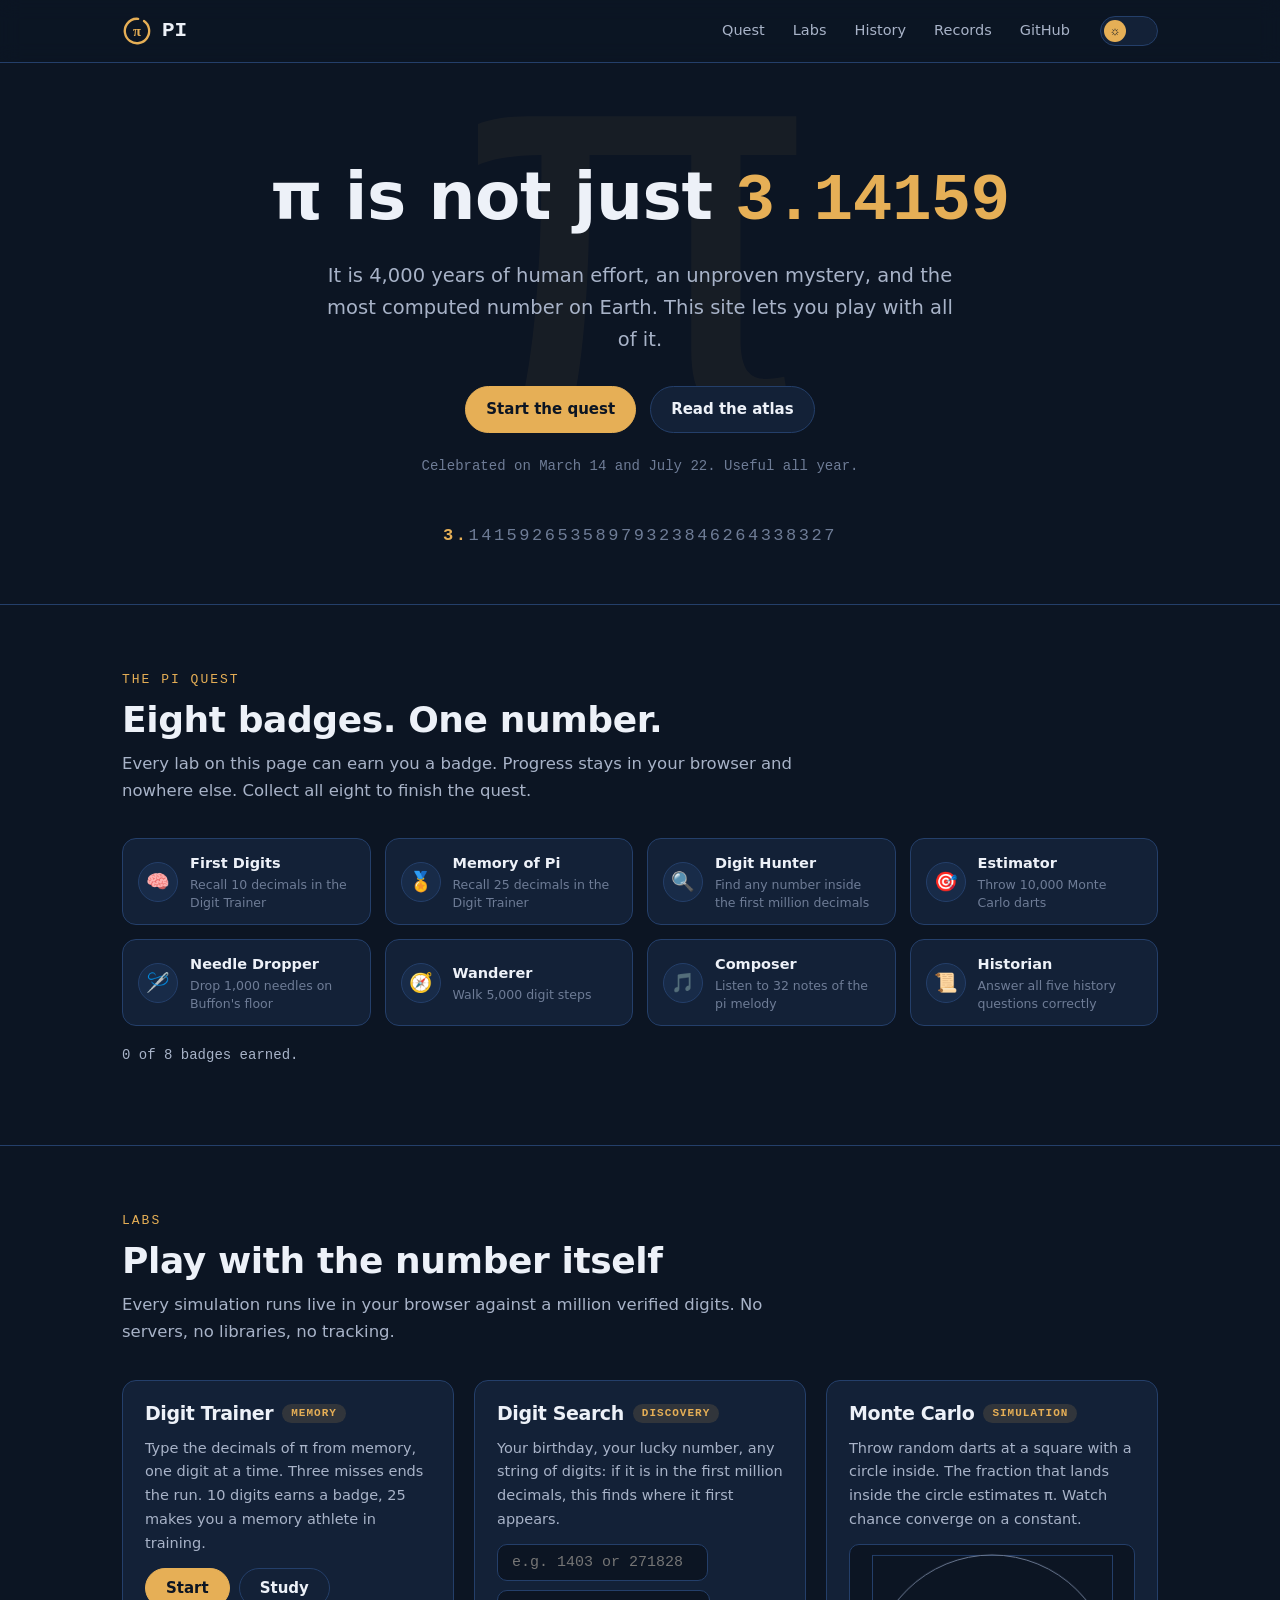
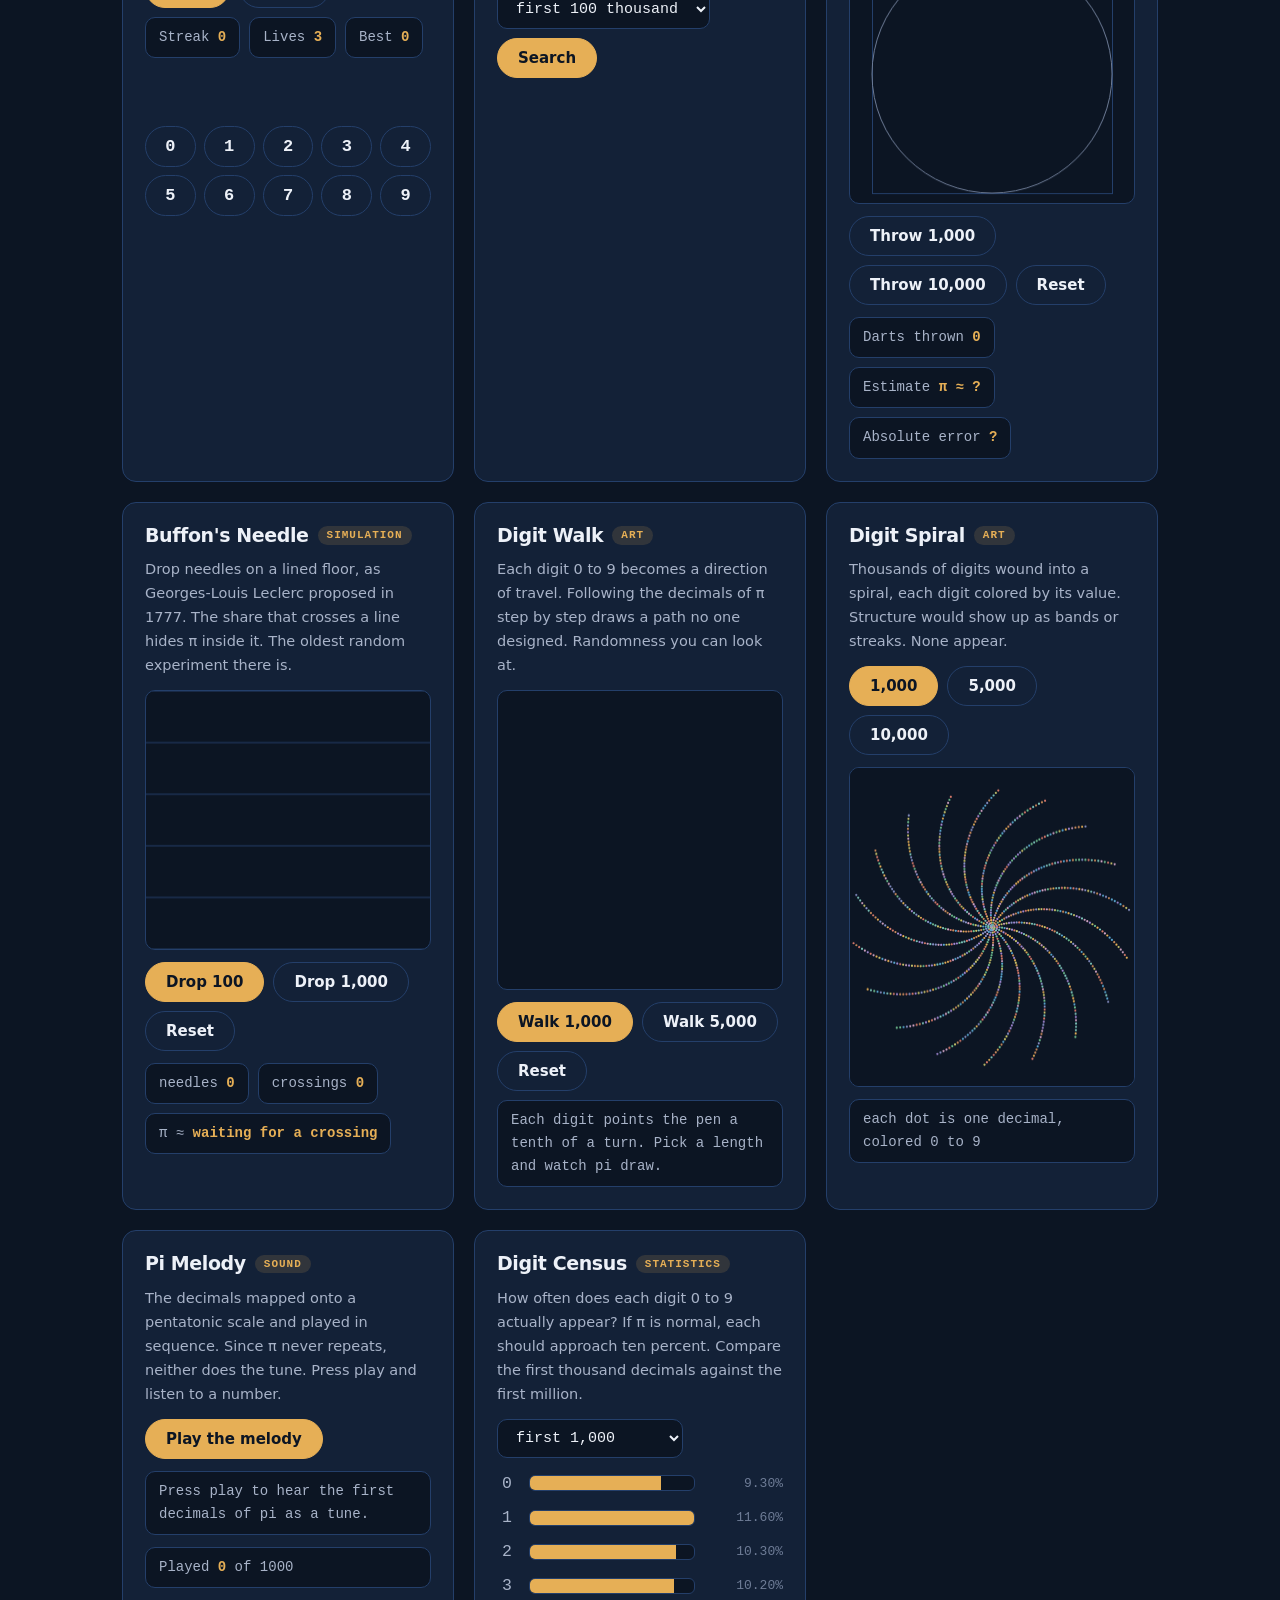
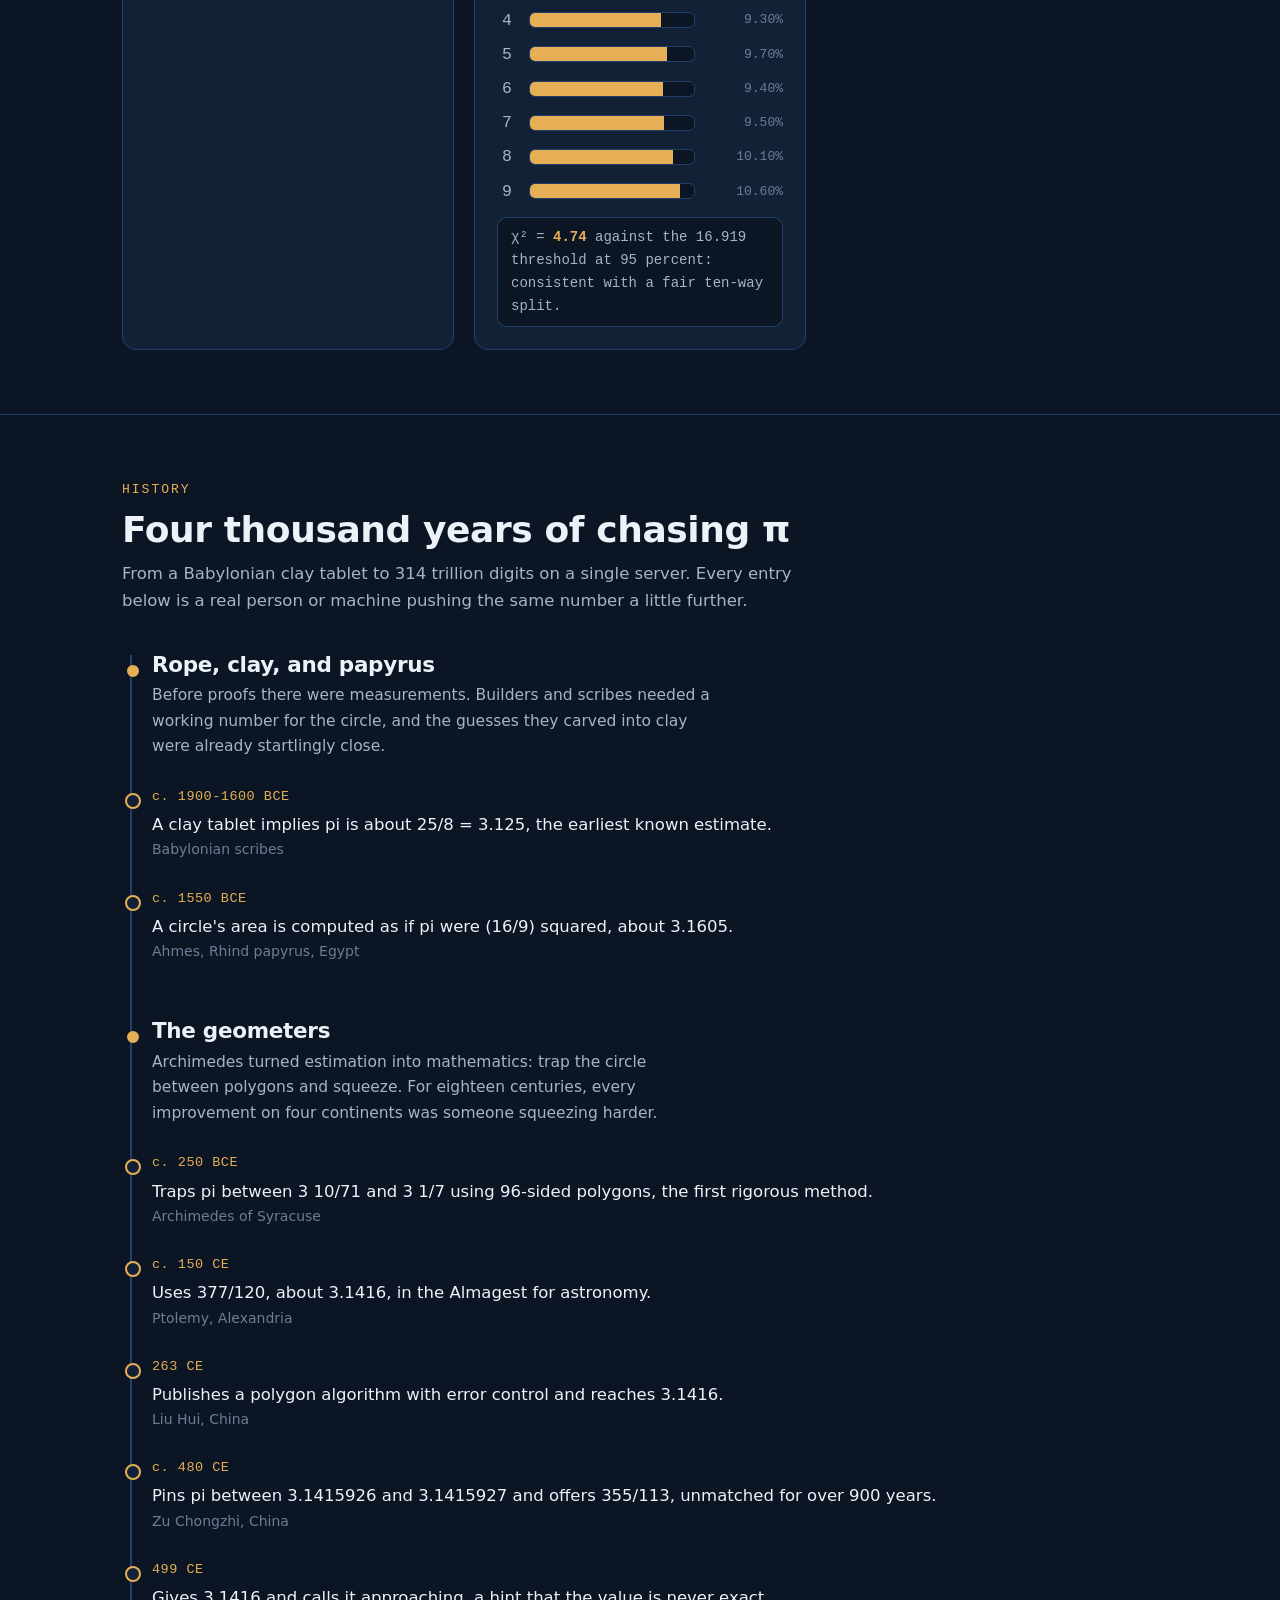
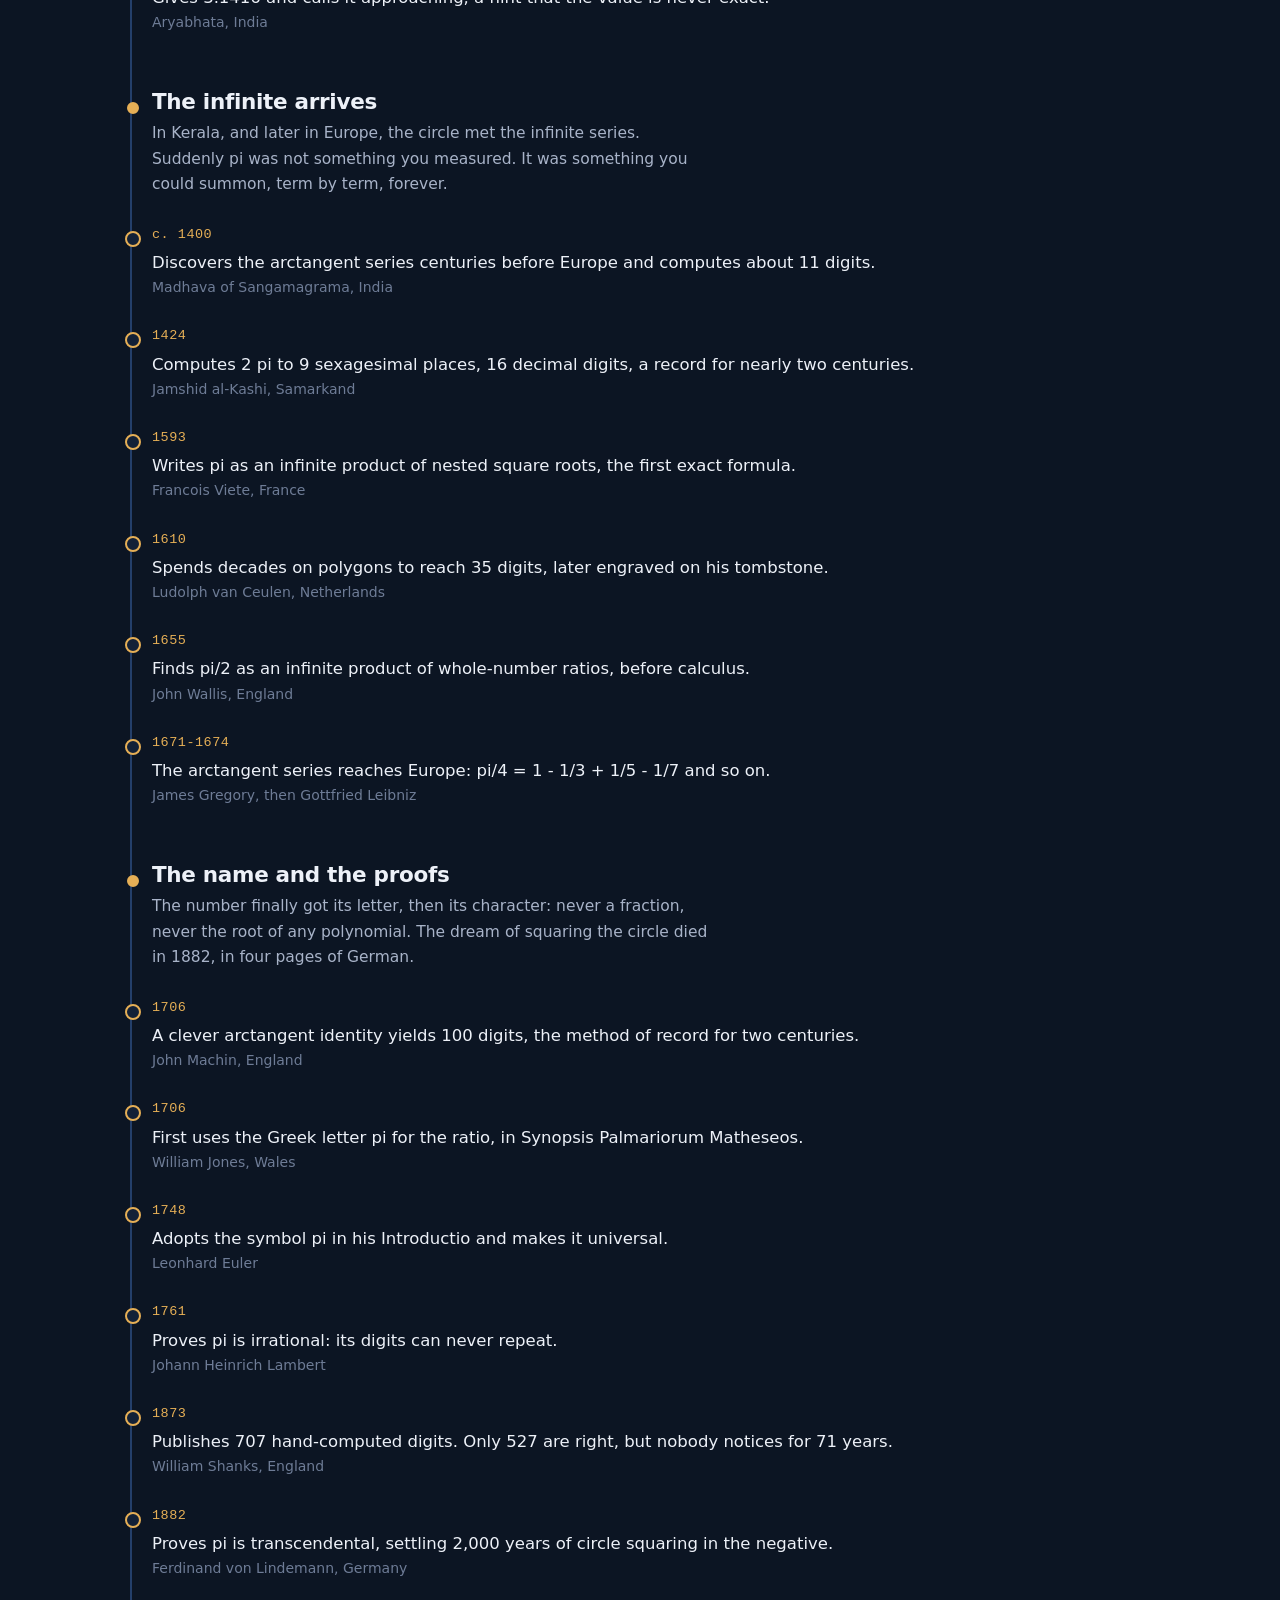
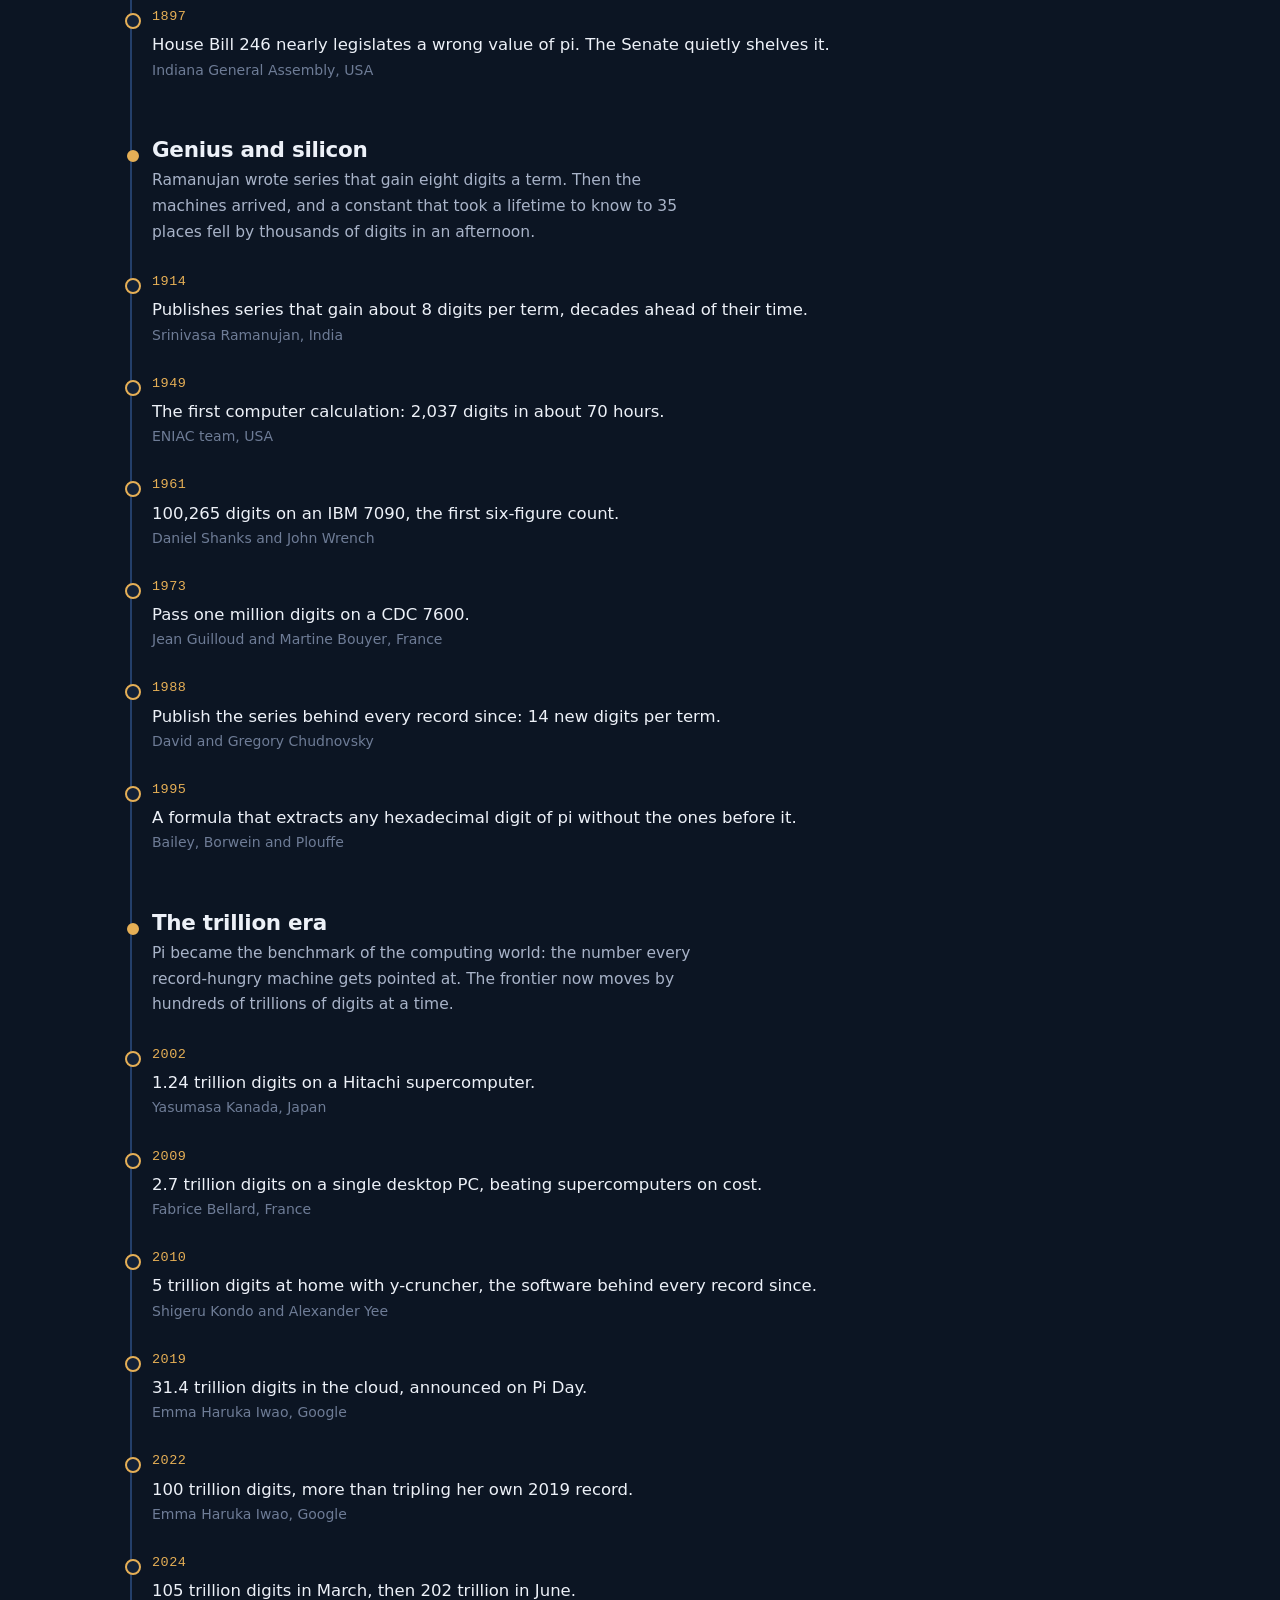
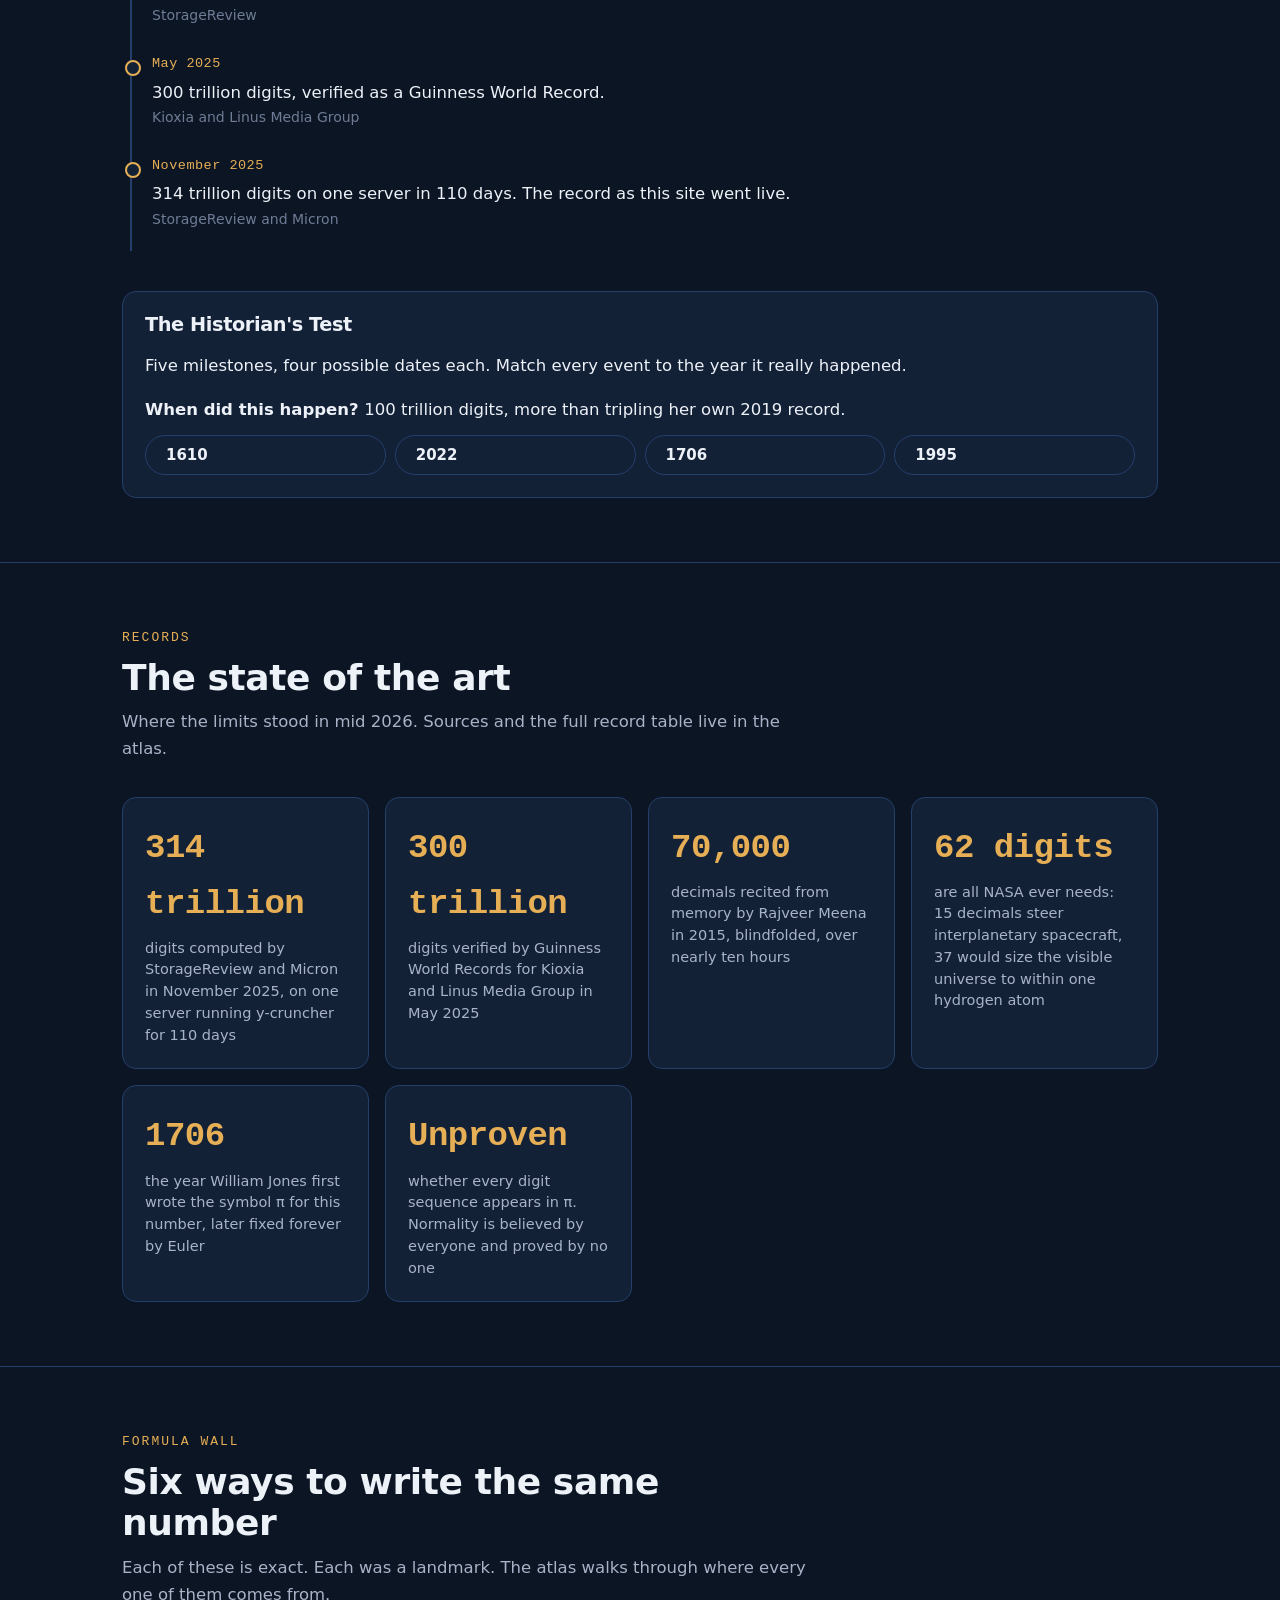
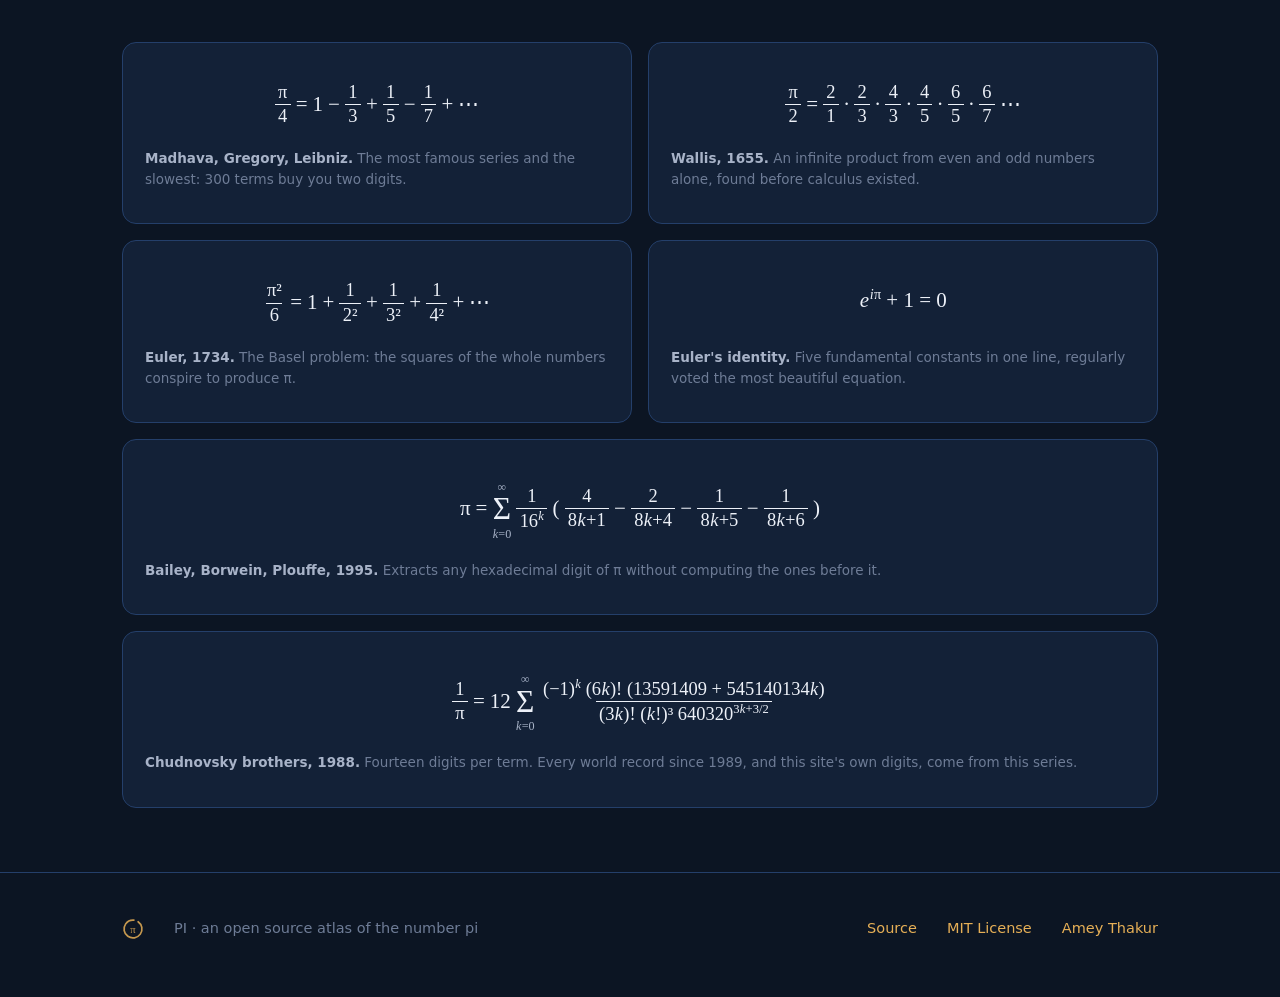
<file: docs/index.html>
<!DOCTYPE html>
<html lang="en" data-theme="dark">
<head>
<!--
  Name: index.html
  Purpose: The complete PI experience on one page.
  Description: Hero, quest badges, eight interactive labs, the history
    timeline with a quiz, record tiles, and a formula wall. Every script is
    local and every byte is served from this folder: the page works from a
    file system, an airplane, or GitHub Pages exactly the same way.
  Tech Stack: Plain HTML, CSS, and JavaScript, no build step
  License: MIT
  Author: Amey Thakur (https://github.com/Amey-Thakur)
  Date: 2026-07-18
-->
<meta charset="UTF-8">
<meta name="viewport" content="width=device-width, initial-scale=1.0">
<title>PI · everything about the number pi</title>
<meta name="description" content="Learn pi by playing with it: memorize digits, find your birthday in a million decimals, throw Monte Carlo darts, drop Buffon needles, hear pi as music, and walk 4,000 years of history. Verified digits, working algorithms in three languages, and a written atlas. Free and open source.">
<meta name="keywords" content="pi, 3.14159, digits of pi, pi day, compute pi, chudnovsky, monte carlo pi, buffon needle, memorize pi, pi history, pi algorithms">
<meta property="og:title" content="PI · everything about the number pi">
<meta property="og:description" content="A gamified home for the most famous number in mathematics: digit games, simulations, music, history, and verified data.">
<meta property="og:type" content="website">
<meta property="og:url" content="https://amey-thakur.github.io/PI/">
<meta property="og:image" content="https://amey-thakur.github.io/PI/social-preview.png">
<meta name="twitter:card" content="summary_large_image">
<meta name="twitter:image" content="https://amey-thakur.github.io/PI/social-preview.png">
<meta property="og:site_name" content="PI">
<meta name="theme-color" content="#0c1523" media="(prefers-color-scheme: dark)">
<meta name="theme-color" content="#faf6ef" media="(prefers-color-scheme: light)">
<link rel="canonical" href="https://amey-thakur.github.io/PI/">
<link rel="icon" type="image/svg+xml" href="favicon.svg">
<link rel="stylesheet" href="style.css">
<script>
  /* Applies the stored theme before first paint, so the page never flashes. */
  try {
    var stored = localStorage.getItem("pi-theme");
    if (stored === "light" || stored === "dark") document.documentElement.setAttribute("data-theme", stored);
  } catch (_) {}
</script>
<script type="application/ld+json">
{
  "@context": "https://schema.org",
  "@type": "WebSite",
  "name": "PI",
  "url": "https://amey-thakur.github.io/PI/",
  "description": "An interactive, open source home for the number pi: digit games, simulations, algorithms, history, and verified datasets.",
  "author": { "@type": "Person", "name": "Amey Thakur", "url": "https://github.com/Amey-Thakur" }
}
</script>
</head>
<body>

<header class="site-head">
  <div class="wrap">
    <a class="brand" href="#top">
      <svg class="logo" viewBox="0 0 64 64" width="30" height="30" aria-hidden="true">
        <!-- The ring never closes: the digits never end. -->
        <circle cx="32" cy="32" r="26" fill="none" stroke="currentColor" stroke-width="5"
                stroke-linecap="round" stroke-dasharray="149 999" transform="rotate(-55 32 32)"/>
        <text x="32" y="43" text-anchor="middle" font-family="Georgia, serif"
              font-size="31" fill="currentColor">&#x3C0;</text>
      </svg>
      PI
    </a>
    <nav class="site-nav">
      <a href="#quest">Quest</a>
      <a href="#labs">Labs</a>
      <a href="#timeline">History</a>
      <a href="#records">Records</a>
      <a href="https://github.com/Amey-Thakur/PI" rel="noopener">GitHub</a>
    </nav>
    <button class="theme-toggle" id="theme-toggle" type="button" aria-label="Switch theme">
      <span class="knob" aria-hidden="true">&#9788;</span>
    </button>
  </div>
</header>

<main id="top">

  <section class="hero wrap">
    <h1>&#x3C0; is not just <em>3.14159</em></h1>
    <p class="lede">It is 4,000 years of human effort, an unproven mystery, and the most
      computed number on Earth. This site lets you play with all of it.</p>
    <div class="cta-row">
      <a class="btn btn-primary" href="#quest">Start the quest</a>
      <a class="btn" href="https://github.com/Amey-Thakur/PI#readme" rel="noopener">Read the atlas</a>
    </div>
    <p class="hero-note">Celebrated on March 14 and July 22. Useful all year.</p>
    <div class="ticker" id="ticker" aria-hidden="true"></div>
  </section>

  <section class="section" id="quest">
    <div class="wrap">
      <div class="section-head">
        <p class="kicker">The Pi Quest</p>
        <h2>Eight badges. One number.</h2>
        <p>Every lab on this page can earn you a badge. Progress stays in your
          browser and nowhere else. Collect all eight to finish the quest.</p>
      </div>
      <div class="badge-strip" id="badge-strip"></div>
      <p class="quest-count" id="quest-count"></p>
    </div>
  </section>

  <section class="section" id="labs">
    <div class="wrap">
      <div class="section-head">
        <p class="kicker">Labs</p>
        <h2>Play with the number itself</h2>
        <p>Every simulation runs live in your browser against a million
          verified digits. No servers, no libraries, no tracking.</p>
      </div>

      <div class="lab-grid">

        <article class="lab" id="lab-trainer">
          <h3>Digit Trainer <span class="tag">memory</span></h3>
          <p class="lab-note">Type the decimals of &#x3C0; from memory, one digit at a
            time. Three misses ends the run. 10 digits earns a badge, 25 makes
            you a memory athlete in training.</p>
          <div class="lab-body"></div>
        </article>

        <article class="lab" id="lab-search">
          <h3>Digit Search <span class="tag">discovery</span></h3>
          <p class="lab-note">Your birthday, your lucky number, any string of
            digits: if it is in the first million decimals, this finds where
            it first appears.</p>
          <div class="lab-body"></div>
        </article>

        <article class="lab" id="lab-montecarlo">
          <h3>Monte Carlo <span class="tag">simulation</span></h3>
          <p class="lab-note">Throw random darts at a square with a circle
            inside. The fraction that lands inside the circle estimates
            &#x3C0;. Watch chance converge on a constant.</p>
          <div class="lab-body"></div>
        </article>

        <article class="lab" id="lab-buffon">
          <h3>Buffon's Needle <span class="tag">simulation</span></h3>
          <p class="lab-note">Drop needles on a lined floor, as Georges-Louis
            Leclerc proposed in 1777. The share that crosses a line hides
            &#x3C0; inside it. The oldest random experiment there is.</p>
          <div class="lab-body"></div>
        </article>

        <article class="lab" id="lab-walk">
          <h3>Digit Walk <span class="tag">art</span></h3>
          <p class="lab-note">Each digit 0 to 9 becomes a direction of travel.
            Following the decimals of &#x3C0; step by step draws a path no one
            designed. Randomness you can look at.</p>
          <div class="lab-body"></div>
        </article>

        <article class="lab" id="lab-spiral">
          <h3>Digit Spiral <span class="tag">art</span></h3>
          <p class="lab-note">Thousands of digits wound into a spiral, each
            digit colored by its value. Structure would show up as bands or
            streaks. None appear.</p>
          <div class="lab-body"></div>
        </article>

        <article class="lab" id="lab-melody">
          <h3>Pi Melody <span class="tag">sound</span></h3>
          <p class="lab-note">The decimals mapped onto a pentatonic scale and
            played in sequence. Since &#x3C0; never repeats, neither does the
            tune. Press play and listen to a number.</p>
          <div class="lab-body"></div>
        </article>

        <article class="lab" id="lab-frequency">
          <h3>Digit Census <span class="tag">statistics</span></h3>
          <p class="lab-note">How often does each digit 0 to 9 actually appear?
            If &#x3C0; is normal, each should approach ten percent. Compare the
            first thousand decimals against the first million.</p>
          <div class="lab-body"></div>
        </article>

      </div>
    </div>
  </section>

  <section class="section" id="timeline">
    <div class="wrap">
      <div class="section-head">
        <p class="kicker">History</p>
        <h2>Four thousand years of chasing &#x3C0;</h2>
        <p>From a Babylonian clay tablet to 314 trillion digits on a single
          server. Every entry below is a real person or machine pushing the
          same number a little further.</p>
      </div>
      <ol class="timeline" id="timeline-track"></ol>
      <div class="quiz-box" id="timeline-quiz"></div>
    </div>
  </section>

  <section class="section" id="records">
    <div class="wrap">
      <div class="section-head">
        <p class="kicker">Records</p>
        <h2>The state of the art</h2>
        <p>Where the limits stood in mid 2026. Sources and the full record
          table live in the atlas.</p>
      </div>
      <div class="stat-grid">
        <div class="stat">
          <div class="big">314 trillion</div>
          <div class="label">digits computed by StorageReview and Micron in
            November 2025, on one server running y-cruncher for 110 days</div>
        </div>
        <div class="stat">
          <div class="big">300 trillion</div>
          <div class="label">digits verified by Guinness World Records for
            Kioxia and Linus Media Group in May 2025</div>
        </div>
        <div class="stat">
          <div class="big">70,000</div>
          <div class="label">decimals recited from memory by Rajveer Meena in
            2015, blindfolded, over nearly ten hours</div>
        </div>
        <div class="stat">
          <div class="big">62 digits</div>
          <div class="label">are all NASA ever needs: 15 decimals steer
            interplanetary spacecraft, 37 would size the visible universe to
            within one hydrogen atom</div>
        </div>
        <div class="stat">
          <div class="big">1706</div>
          <div class="label">the year William Jones first wrote the symbol
            &#x3C0; for this number, later fixed forever by Euler</div>
        </div>
        <div class="stat">
          <div class="big">Unproven</div>
          <div class="label">whether every digit sequence appears in &#x3C0;.
            Normality is believed by everyone and proved by no one</div>
        </div>
      </div>
    </div>
  </section>

  <section class="section" id="formulas">
    <div class="wrap">
      <div class="section-head">
        <p class="kicker">Formula wall</p>
        <h2>Six ways to write the same number</h2>
        <p>Each of these is exact. Each was a landmark. The atlas walks
          through where every one of them comes from.</p>
      </div>
      <div class="formula-grid">
        <div class="formula">
          <div class="math">
            <span class="frac"><span class="num">&#x3C0;</span><span class="den">4</span></span>
            <span>=</span><span>1</span><span>&#8722;</span>
            <span class="frac"><span class="num">1</span><span class="den">3</span></span>
            <span>+</span>
            <span class="frac"><span class="num">1</span><span class="den">5</span></span>
            <span>&#8722;</span>
            <span class="frac"><span class="num">1</span><span class="den">7</span></span>
            <span>+</span><span>&#8943;</span>
          </div>
          <p class="cap"><b>Madhava, Gregory, Leibniz.</b> The most famous
            series and the slowest: 300 terms buy you two digits.</p>
        </div>
        <div class="formula">
          <div class="math">
            <span class="frac"><span class="num">&#x3C0;</span><span class="den">2</span></span>
            <span>=</span>
            <span class="frac"><span class="num">2</span><span class="den">1</span></span>
            <span>&#183;</span>
            <span class="frac"><span class="num">2</span><span class="den">3</span></span>
            <span>&#183;</span>
            <span class="frac"><span class="num">4</span><span class="den">3</span></span>
            <span>&#183;</span>
            <span class="frac"><span class="num">4</span><span class="den">5</span></span>
            <span>&#183;</span>
            <span class="frac"><span class="num">6</span><span class="den">5</span></span>
            <span>&#183;</span>
            <span class="frac"><span class="num">6</span><span class="den">7</span></span>
            <span>&#8943;</span>
          </div>
          <p class="cap"><b>Wallis, 1655.</b> An infinite product from even and
            odd numbers alone, found before calculus existed.</p>
        </div>
        <div class="formula">
          <div class="math">
            <span class="frac"><span class="num">&#x3C0;&#178;</span><span class="den">6</span></span>
            <span>=</span><span>1</span><span>+</span>
            <span class="frac"><span class="num">1</span><span class="den">2&#178;</span></span>
            <span>+</span>
            <span class="frac"><span class="num">1</span><span class="den">3&#178;</span></span>
            <span>+</span>
            <span class="frac"><span class="num">1</span><span class="den">4&#178;</span></span>
            <span>+</span><span>&#8943;</span>
          </div>
          <p class="cap"><b>Euler, 1734.</b> The Basel problem: the squares of
            the whole numbers conspire to produce &#x3C0;.</p>
        </div>
        <div class="formula">
          <div class="math">
            <span><i>e</i><sup><i>i</i>&#x3C0;</sup> + 1 = 0</span>
          </div>
          <p class="cap"><b>Euler's identity.</b> Five fundamental constants in
            one line, regularly voted the most beautiful equation.</p>
        </div>
        <div class="formula wide">
          <div class="math">
            <span>&#x3C0;</span><span>=</span>
            <span class="sum"><span class="lim">&#8734;</span><span class="sigma">&#931;</span><span class="lim"><i>k</i>=0</span></span>
            <span class="frac"><span class="num">1</span><span class="den">16<sup><i>k</i></sup></span></span>
            <span>(</span>
            <span class="frac"><span class="num">4</span><span class="den">8<i>k</i>+1</span></span>
            <span>&#8722;</span>
            <span class="frac"><span class="num">2</span><span class="den">8<i>k</i>+4</span></span>
            <span>&#8722;</span>
            <span class="frac"><span class="num">1</span><span class="den">8<i>k</i>+5</span></span>
            <span>&#8722;</span>
            <span class="frac"><span class="num">1</span><span class="den">8<i>k</i>+6</span></span>
            <span>)</span>
          </div>
          <p class="cap"><b>Bailey, Borwein, Plouffe, 1995.</b> Extracts any
            hexadecimal digit of &#x3C0; without computing the ones before it.</p>
        </div>
        <div class="formula wide">
          <div class="math">
            <span class="frac"><span class="num">1</span><span class="den">&#x3C0;</span></span>
            <span>=</span><span>12</span>
            <span class="sum"><span class="lim">&#8734;</span><span class="sigma">&#931;</span><span class="lim"><i>k</i>=0</span></span>
            <span class="frac">
              <span class="num">(&#8722;1)<sup><i>k</i></sup> (6<i>k</i>)! (13591409 + 545140134<i>k</i>)</span>
              <span class="den">(3<i>k</i>)! (<i>k</i>!)&#179; 640320<sup>3<i>k</i>+3/2</sup></span>
            </span>
          </div>
          <p class="cap"><b>Chudnovsky brothers, 1988.</b> Fourteen digits per
            term. Every world record since 1989, and this site's own digits,
            come from this series.</p>
        </div>
      </div>
    </div>
  </section>

</main>

<footer class="site-foot">
  <div class="wrap">
    <svg class="logo" viewBox="0 0 64 64" width="22" height="22" aria-hidden="true">
      <circle cx="32" cy="32" r="26" fill="none" stroke="currentColor" stroke-width="5"
              stroke-linecap="round" stroke-dasharray="149 999" transform="rotate(-55 32 32)"/>
      <text x="32" y="43" text-anchor="middle" font-family="Georgia, serif"
            font-size="31" fill="currentColor">&#x3C0;</text>
    </svg>
    <span>PI · an open source atlas of the number pi</span>
    <span class="spacer"></span>
    <a href="https://github.com/Amey-Thakur/PI" rel="noopener">Source</a>
    <a href="https://github.com/Amey-Thakur/PI/blob/main/LICENSE" rel="noopener">MIT License</a>
    <a href="https://github.com/Amey-Thakur" rel="noopener">Amey Thakur</a>
  </div>
</footer>

<div class="toast" id="toast" role="status"></div>

<script src="js/theme.js"></script>
<script src="js/digits.js"></script>
<script src="js/canvas.js"></script>
<script src="js/quest.js"></script>
<script src="js/ticker.js"></script>
<script src="js/trainer.js"></script>
<script src="js/search.js"></script>
<script src="js/montecarlo.js"></script>
<script src="js/buffon.js"></script>
<script src="js/walk.js"></script>
<script src="js/spiral.js"></script>
<script src="js/melody.js"></script>
<script src="js/frequency.js"></script>
<script src="js/timeline.js"></script>
<script src="js/reveal.js"></script>
</body>
</html>
</file>
<file: docs/style.css>
/*
 * Name: style.css
 * Purpose: The complete design system for the PI site.
 * Description: One stylesheet for the whole experience. The palette is
 *   derived from pi itself: in hexadecimal pi is 3.243F6A88..., and reading
 *   those fractional digits as a color gives #243F6A, the deep blue this
 *   dark theme is built on (borders wear it exactly). The gold accent is
 *   that blue's complement, and light mode is pastry cream for the Pi Day
 *   pie. Every color lives in a variable so the canvas labs can read them
 *   at runtime. System fonts only: the site works with the cable unplugged.
 * Tech Stack: Plain CSS, no build step
 * License: MIT
 * Author: Amey Thakur (https://github.com/Amey-Thakur)
 * Date: 2026-07-18
 */

:root {
  /* Pi in hexadecimal is 3.243F6A88...; #243F6A is therefore the color of
     pi, and every shade below is that blue scaled darker. The accent is
     its complement: pi's own opposite, which lands on pie-crust gold. */
  --bg: #0c1523;
  --surface: #132137;
  --surface-2: #182b48;
  --border: #243f6a;
  --text-1: #edf1f8;
  --text-2: #a8b3c8;
  --text-3: #6e7c96;
  --accent: #e6af56;
  --accent-soft: rgba(230, 175, 86, 0.14);
  --good: #6fbf8f;
  --bad: #d97b6c;
  --ink: #0c1523;
  --radius: 14px;
  --radius-pill: 999px;
  --mono: ui-monospace, "Cascadia Code", Consolas, "SF Mono", Menlo, monospace;
  --sans: system-ui, -apple-system, "Segoe UI", Roboto, Ubuntu, sans-serif;
}

[data-theme="light"] {
  --bg: #faf6ef;
  --surface: #ffffff;
  --surface-2: #f3ede2;
  --border: #e2d9c8;
  --text-1: #221e16;
  --text-2: #5b5442;
  --text-3: #8d8570;
  --accent: #b07d1f;
  --accent-soft: rgba(176, 125, 31, 0.12);
  --good: #3d7d5a;
  --bad: #b3543f;
  --ink: #faf6ef;
}

* { box-sizing: border-box; }

/* The hidden attribute must always win, even over display rules below. */
[hidden] { display: none !important; }

html { scroll-behavior: smooth; }

body {
  margin: 0;
  background: var(--bg);
  color: var(--text-1);
  font-family: var(--sans);
  font-size: 16.5px;
  line-height: 1.65;
  -webkit-font-smoothing: antialiased;
}

.wrap { max-width: 1080px; margin: 0 auto; padding: 0 22px; }

/* Scrollbars in the site's own voice: thin, quiet, never system chrome. */
* { scrollbar-width: thin; scrollbar-color: var(--border) transparent; }
::-webkit-scrollbar { width: 8px; height: 8px; }
::-webkit-scrollbar-track { background: transparent; }
::-webkit-scrollbar-thumb { background: var(--border); border-radius: 99px; }
::-webkit-scrollbar-thumb:hover { background: var(--text-3); }

a { color: var(--accent); text-decoration: none; }
a:hover { text-decoration: underline; }

h1, h2, h3 { line-height: 1.15; letter-spacing: -0.4px; }

code { font-family: var(--mono); font-size: 0.92em; }

/* ---------- header ---------- */

.site-head {
  position: sticky;
  top: 0;
  z-index: 50;
  background: color-mix(in srgb, var(--bg) 86%, transparent);
  backdrop-filter: blur(10px);
  border-bottom: 1px solid var(--border);
}

.site-head .wrap {
  display: flex;
  align-items: center;
  gap: 18px;
  padding-top: 13px;
  padding-bottom: 13px;
}

.brand {
  display: flex;
  align-items: center;
  gap: 10px;
  font-family: var(--mono);
  font-weight: 700;
  font-size: 21px;
  color: var(--text-1);
}
.brand:hover { text-decoration: none; }

.logo { color: var(--accent); flex: none; }
.site-foot .logo { opacity: 0.85; }

.site-nav { display: flex; gap: 4px; margin-left: auto; flex-wrap: wrap; }

.site-nav a {
  color: var(--text-2);
  font-size: 14.5px;
  padding: 6px 12px;
  border-radius: var(--radius-pill);
}
.site-nav a:hover { color: var(--text-1); background: var(--surface-2); text-decoration: none; }

/* The toggle is a sliding track: sun on one end, moon on the other. */
.theme-toggle {
  border: 1px solid var(--border);
  background: var(--surface);
  border-radius: var(--radius-pill);
  width: 58px;
  height: 30px;
  position: relative;
  cursor: pointer;
  flex: none;
}
.theme-toggle .knob {
  position: absolute;
  top: 3px;
  left: 3px;
  width: 22px;
  height: 22px;
  border-radius: 50%;
  background: var(--accent);
  display: grid;
  place-items: center;
  font-size: 12px;
  line-height: 1;
  color: var(--ink);
  transition: left 0.25s ease;
}
[data-theme="light"] .theme-toggle .knob { left: 31px; }

/* ---------- hero ---------- */

.hero { position: relative; padding: 96px 0 54px; text-align: center; overflow: hidden; }

.hero::before {
  content: "\03C0";
  position: absolute;
  inset: -80px 0 auto 0;
  font-size: 560px;
  line-height: 1;
  font-family: var(--mono);
  color: var(--accent);
  opacity: 0.05;
  pointer-events: none;
}

.hero h1 {
  position: relative;
  font-size: clamp(38px, 6.4vw, 66px);
  margin: 0 auto 20px;
  max-width: 17ch;
}
.hero h1 em { color: var(--accent); font-style: normal; font-family: var(--mono); }

.hero .lede {
  position: relative;
  color: var(--text-2);
  font-size: 19.5px;
  max-width: 640px;
  margin: 0 auto 14px;
}

.cta-row {
  position: relative;
  display: flex;
  gap: 14px;
  justify-content: center;
  flex-wrap: wrap;
  margin-top: 30px;
}

/* One quiet, dateless line under the buttons. */
.hero-note {
  position: relative;
  font-family: var(--mono);
  font-size: 14px;
  color: var(--text-3);
  margin: 22px 0 0;
}

/* The endless digit stream under the hero copy. */
.ticker {
  position: relative;
  margin: 44px auto 0;
  max-width: 860px;
  font-family: var(--mono);
  font-size: 17px;
  letter-spacing: 2.5px;
  color: var(--text-3);
  white-space: nowrap;
  overflow: hidden;
  mask-image: linear-gradient(90deg, transparent, #000 12%, #000 88%, transparent);
  -webkit-mask-image: linear-gradient(90deg, transparent, #000 12%, #000 88%, transparent);
}
.ticker .lead { color: var(--accent); font-weight: 700; }

/* ---------- buttons and fields ---------- */

.btn {
  display: inline-flex;
  align-items: center;
  gap: 8px;
  border: 1px solid var(--border);
  background: var(--surface);
  color: var(--text-1);
  font-family: var(--sans);
  font-size: 15px;
  font-weight: 600;
  padding: 10px 20px;
  border-radius: var(--radius-pill);
  cursor: pointer;
  transition: transform 0.12s ease, background 0.15s ease;
}
.btn:hover { background: var(--surface-2); text-decoration: none; transform: translateY(-1px); }
.btn:disabled { opacity: 0.45; cursor: default; transform: none; }

.btn-primary { background: var(--accent); border-color: var(--accent); color: var(--ink); }
.btn-primary:hover { background: var(--accent); filter: brightness(1.07); }

.field {
  border: 1px solid var(--border);
  background: var(--bg);
  color: var(--text-1);
  font-family: var(--mono);
  font-size: 15px;
  padding: 9px 14px;
  border-radius: 10px;
  min-width: 0;
}
.field:focus { outline: 2px solid var(--accent); outline-offset: -1px; }

/* ---------- sections ---------- */

.section { padding: 64px 0; border-top: 1px solid var(--border); }

.section-head { max-width: 700px; margin-bottom: 34px; }
.section-head h2 { font-size: clamp(26px, 3.6vw, 36px); margin: 0 0 10px; }
.section-head .kicker {
  font-family: var(--mono);
  font-size: 13px;
  letter-spacing: 2px;
  text-transform: uppercase;
  color: var(--accent);
  margin: 0 0 8px;
}
.section-head p { color: var(--text-2); margin: 0; }

/* ---------- quest badges ---------- */

.badge-strip {
  display: grid;
  grid-template-columns: repeat(auto-fill, minmax(210px, 1fr));
  gap: 14px;
}

.badge {
  display: flex;
  align-items: center;
  gap: 12px;
  border: 1px solid var(--border);
  background: var(--surface);
  border-radius: var(--radius);
  padding: 13px 15px;
  opacity: 0.55;
  transition: opacity 0.3s ease;
}
.badge.earned { opacity: 1; border-color: var(--accent); background: var(--accent-soft); }

.badge .glyph {
  flex: none;
  width: 40px;
  height: 40px;
  border-radius: 50%;
  display: grid;
  place-items: center;
  font-size: 19px;
  background: var(--surface-2);
  border: 1px solid var(--border);
}
.badge.earned .glyph { background: var(--accent); border-color: var(--accent); }

.badge b { display: block; font-size: 14.5px; }
.badge span { display: block; font-size: 12.5px; color: var(--text-3); line-height: 1.4; }

.quest-count { font-family: var(--mono); color: var(--text-2); font-size: 14px; margin-top: 18px; }

/* Toast shown when a badge lands. */
.toast {
  position: fixed;
  left: 50%;
  bottom: 28px;
  transform: translate(-50%, 80px);
  background: var(--accent);
  color: var(--ink);
  font-weight: 700;
  font-size: 15px;
  padding: 12px 22px;
  border-radius: var(--radius-pill);
  box-shadow: 0 12px 34px rgba(0, 0, 0, 0.35);
  opacity: 0;
  transition: transform 0.35s ease, opacity 0.35s ease;
  z-index: 90;
  pointer-events: none;
}
.toast.show { transform: translate(-50%, 0); opacity: 1; }

/* ---------- labs ---------- */

.lab-grid {
  display: grid;
  grid-template-columns: repeat(auto-fill, minmax(330px, 1fr));
  gap: 20px;
}

.lab {
  border: 1px solid var(--border);
  background: var(--surface);
  border-radius: var(--radius);
  padding: 22px;
  display: flex;
  flex-direction: column;
  gap: 12px;
}
.lab.wide { grid-column: 1 / -1; }

.lab h3 { margin: 0; font-size: 19px; display: flex; align-items: center; gap: 9px; }
.lab h3 .tag {
  font-family: var(--mono);
  font-size: 11px;
  letter-spacing: 1px;
  text-transform: uppercase;
  color: var(--accent);
  background: var(--accent-soft);
  padding: 3px 9px;
  border-radius: var(--radius-pill);
}

.lab .lab-note { margin: 0; color: var(--text-2); font-size: 14.5px; }

.lab-body { display: flex; flex-direction: column; gap: 12px; }

.lab-canvas {
  width: 100%;
  border: 1px solid var(--border);
  border-radius: 10px;
  background: var(--bg);
  display: block;
}

.lab-controls { display: flex; flex-wrap: wrap; gap: 9px; align-items: center; }

.lab-stat {
  font-family: var(--mono);
  font-size: 14px;
  color: var(--text-2);
  background: var(--bg);
  border: 1px solid var(--border);
  border-radius: 10px;
  padding: 8px 13px;
}
.lab-stat b { color: var(--accent); font-weight: 700; }

/* Trainer keypad and digit trail. */
.trainer-trail {
  font-family: var(--mono);
  font-size: 20px;
  letter-spacing: 3px;
  min-height: 32px;
  word-break: break-all;
  color: var(--text-2);
}
.trainer-trail .hit { color: var(--good); }
.trainer-trail .miss { color: var(--bad); text-decoration: line-through; }

.keypad { display: grid; grid-template-columns: repeat(5, 1fr); gap: 8px; }
.keypad .btn { justify-content: center; font-family: var(--mono); font-size: 17px; padding: 10px 0; }

/* Search results. */
.search-hit {
  font-family: var(--mono);
  font-size: 15px;
  word-break: break-all;
  background: var(--bg);
  border: 1px solid var(--border);
  border-radius: 10px;
  padding: 12px 15px;
  line-height: 1.9;
}
.search-hit mark {
  background: var(--accent);
  color: var(--ink);
  border-radius: 4px;
  padding: 1px 3px;
}

/* Frequency bars. */
.freq-rows { display: flex; flex-direction: column; gap: 7px; }
.freq-row { display: grid; grid-template-columns: 20px 1fr 76px; gap: 12px; align-items: center; }
.freq-row .d { font-family: var(--mono); color: var(--text-2); text-align: center; }
.freq-row .bar-track { background: var(--bg); border: 1px solid var(--border); border-radius: 6px; height: 16px; overflow: hidden; }
.freq-row .bar { height: 100%; background: var(--accent); width: 0; transition: width 0.6s ease; }
.freq-row .n { font-family: var(--mono); font-size: 13px; color: var(--text-3); text-align: right; }

/* ---------- timeline ---------- */

.timeline { position: relative; margin: 0; padding: 0 0 0 30px; list-style: none; }
.timeline::before {
  content: "";
  position: absolute;
  left: 8px;
  top: 6px;
  bottom: 6px;
  width: 2px;
  background: var(--border);
}

.timeline li { position: relative; padding: 0 0 26px; }
.timeline li::before {
  content: "";
  position: absolute;
  left: -27px;
  top: 7px;
  width: 12px;
  height: 12px;
  border-radius: 50%;
  background: var(--surface);
  border: 2px solid var(--accent);
}

.timeline .when {
  font-family: var(--mono);
  font-size: 13.5px;
  color: var(--accent);
  letter-spacing: 0.5px;
}
.timeline .what { margin: 3px 0 0; }
.timeline .who { color: var(--text-3); font-size: 14px; }

/* Era chapters: quiet headlines that give the timeline its story arc. */
.timeline li.era { padding: 30px 0 26px; }
.timeline li.era:first-child { padding-top: 4px; }
.timeline li.era::before {
  background: var(--accent);
  border-color: var(--accent);
  width: 8px;
  height: 8px;
  left: -25px;
  top: 42px;
}
.timeline li.era:first-child::before { top: 16px; }
.timeline li.era h3 {
  margin: 0 0 6px;
  font-size: 21.5px;
  letter-spacing: -0.3px;
}
.timeline li.era .lede {
  margin: 0;
  color: var(--text-2);
  font-size: 15.5px;
  max-width: 560px;
}

/* Timeline quiz. */
.quiz-box {
  border: 1px solid var(--border);
  background: var(--surface);
  border-radius: var(--radius);
  padding: 22px;
  margin-top: 34px;
}
.quiz-box h3 { margin: 0 0 6px; }
.quiz-q { font-size: 16.5px; margin: 14px 0 12px; }
.quiz-opts { display: grid; grid-template-columns: repeat(auto-fit, minmax(150px, 1fr)); gap: 9px; }
.quiz-opts .btn.right { background: var(--good); border-color: var(--good); color: var(--ink); }
.quiz-opts .btn.wrong { background: var(--bad); border-color: var(--bad); color: var(--ink); }

/* ---------- records ---------- */

.stat-grid {
  display: grid;
  grid-template-columns: repeat(auto-fit, minmax(230px, 1fr));
  gap: 16px;
}

.stat {
  border: 1px solid var(--border);
  background: var(--surface);
  border-radius: var(--radius);
  padding: 22px;
}
.stat .big {
  font-family: var(--mono);
  font-size: clamp(26px, 3.4vw, 34px);
  font-weight: 700;
  color: var(--accent);
  letter-spacing: -0.5px;
}
.stat .label { color: var(--text-2); font-size: 14.5px; margin-top: 6px; line-height: 1.5; }

/* ---------- formulas ---------- */

.formula-grid {
  display: grid;
  grid-template-columns: repeat(2, 1fr);
  gap: 16px;
}

.formula {
  border: 1px solid var(--border);
  background: var(--surface);
  border-radius: var(--radius);
  padding: 24px 22px 20px;
  display: flex;
  flex-direction: column;
}
.formula.wide { grid-column: 1 / -1; }

/* Hand-set mathematics: stacked fractions instead of sideways scrolling.
   Serif, because equations earned their book typography. */
.formula .math {
  font-family: Georgia, "Times New Roman", serif;
  font-size: clamp(17px, 2.4vw, 21px);
  color: var(--text-1);
  padding: 14px 0 20px;
  margin: auto 0;
  display: flex;
  align-items: center;
  justify-content: center;
  flex-wrap: wrap;
  gap: 0.24em;
  line-height: 1.3;
  text-align: center;
}
.formula .math i { font-style: italic; padding: 0 0.02em; }
.formula .math sup, .formula .math sub { font-size: 0.68em; }

.frac {
  display: inline-flex;
  flex-direction: column;
  align-items: center;
  vertical-align: middle;
  font-size: 0.88em;
  line-height: 1.25;
}
.frac .den { border-top: 1px solid currentColor; padding: 0 0.18em; }
.frac .num { padding: 0 0.18em; }

.sum {
  display: inline-flex;
  flex-direction: column;
  align-items: center;
  line-height: 1;
  vertical-align: middle;
}
.sum .sigma { font-size: 1.5em; }
.sum .lim { font-size: 0.58em; color: var(--text-2); padding-top: 0.25em; }

.formula .cap { color: var(--text-3); font-size: 13.5px; line-height: 1.55; margin-top: auto; }
.formula .cap b { color: var(--text-2); }

/* ---------- footer ---------- */

.site-foot { border-top: 1px solid var(--border); padding: 44px 0 60px; color: var(--text-3); font-size: 14.5px; }
.site-foot .wrap { display: flex; flex-wrap: wrap; gap: 12px 30px; align-items: center; }
.site-foot .pi-mark { color: var(--accent); font-family: var(--mono); font-size: 19px; }
.site-foot .spacer { flex: 1; }

/* ---------- finishing touches ---------- */

/* Cards lift a breath on hover; enough to feel alive, never showy. */
.lab, .stat, .formula, .badge, .quiz-box {
  transition: transform 0.22s ease, border-color 0.22s ease, box-shadow 0.22s ease;
}
@media (hover: hover) {
  .lab:hover, .stat:hover, .formula:hover {
    transform: translateY(-3px);
    border-color: var(--text-3);
    box-shadow: 0 14px 34px rgba(0, 0, 0, 0.16);
  }
}

/* Scroll reveal: reveal.js flips .in as sections enter the viewport.
   Content is only ever hidden when motion is welcome. */
@media (prefers-reduced-motion: no-preference) {
  .reveal {
    opacity: 0;
    transform: translateY(16px);
    transition: opacity 0.6s ease, transform 0.6s ease;
  }
  .reveal.in { opacity: 1; transform: none; }
}

/* Study grid: digits in memory-sized bites of five. Compact by design so
   the card stays one screen tall; it swaps in for the keypad, never stacks. */
.study-grid {
  display: grid;
  grid-template-columns: repeat(auto-fill, minmax(104px, 1fr));
  gap: 7px;
  max-height: 208px;
  overflow-y: auto;
  font-family: var(--mono);
}
.study-grid span {
  background: var(--bg);
  border: 1px solid var(--border);
  border-radius: 8px;
  padding: 5px 0;
  font-size: 13.5px;
  letter-spacing: 1.5px;
  color: var(--text-2);
  text-align: center;
  white-space: nowrap;
}
.study-grid span b { color: var(--accent); font-weight: 400; font-size: 11px; }

/* ---------- small screens ---------- */

@media (max-width: 900px) {
  .formula-grid { grid-template-columns: 1fr; }
}

@media (max-width: 620px) {
  body { font-size: 16px; }
  .hero { padding-top: 64px; }
  .hero::before { font-size: 330px; }

  /* Two calm rows: brand and toggle up top, then a swipeable nav rail. */
  .site-head .wrap { flex-wrap: wrap; gap: 4px 10px; padding-top: 10px; padding-bottom: 8px; }
  .theme-toggle { order: 2; margin-left: auto; }
  .site-nav {
    order: 3;
    width: 100%;
    margin-left: 0;
    flex-wrap: nowrap;
    overflow-x: auto;
    scrollbar-width: none;
  }
  .site-nav::-webkit-scrollbar { display: none; }
  .site-nav a { flex: none; padding-left: 10px; padding-right: 10px; }

  .lab-grid { grid-template-columns: 1fr; }
  .section { padding: 52px 0; }
  .keypad .btn { min-height: 46px; }
  .ticker { font-size: 15px; letter-spacing: 2px; }
  .timeline { padding-left: 26px; }
}

@media (prefers-reduced-motion: reduce) {
  html { scroll-behavior: auto; }
  * { transition: none !important; animation: none !important; }
}
</file>
